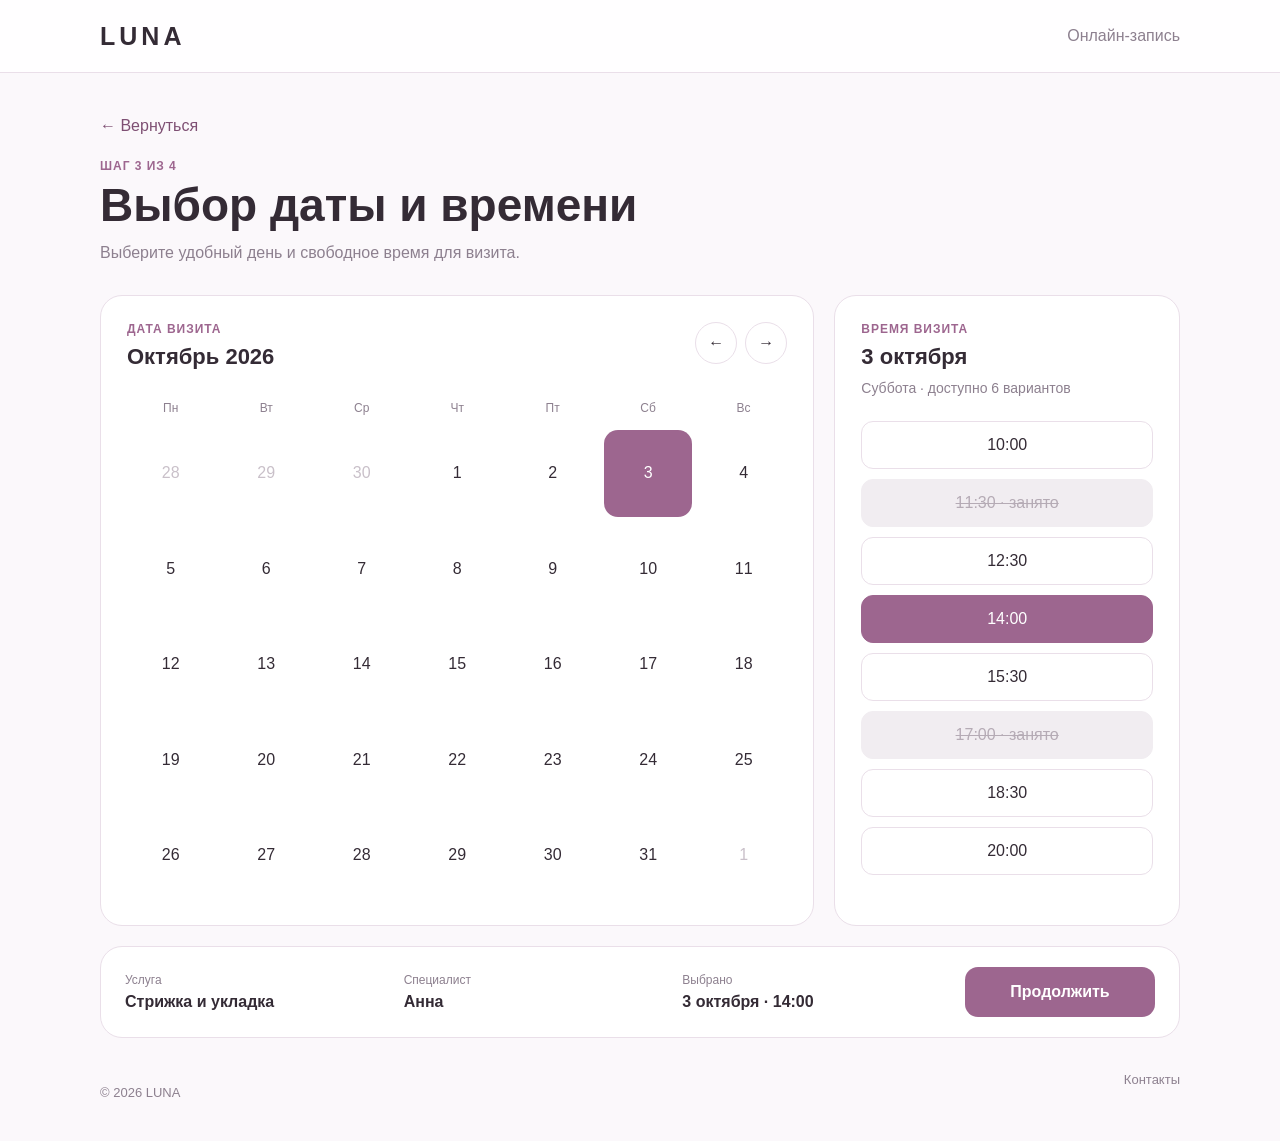
<file: frontend-1-practice/index.html>
<!DOCTYPE html>
<html lang="ru">
<head>
  <meta charset="UTF-8">
  <meta name="viewport" content="width=device-width, initial-scale=1.0">
  <title>LUNA — Выбор даты и времени</title>
  <link rel="stylesheet" href="styles.css">
</head>
<body>
  <header class="site-header">
    <div class="header-content">
      <a class="brand" href="#">LUNA</a>
      <span class="header-note">Онлайн-запись</span>
    </div>
  </header>

  <main class="page">
    <section class="intro">
      <a class="back-link" href="#">← Вернуться</a>
      <p class="step-label">Шаг 3 из 4</p>
      <h1 class="page-title">Выбор даты и времени</h1>
      <p class="page-subtitle">Выберите удобный день и свободное время для визита.</p>
    </section>

    <div class="content-grid">
      <section class="date-card" aria-labelledby="date-title">
        <div class="card-heading">
          <div>
            <p class="card-kicker">Дата визита</p>
            <h2 class="card-title" id="date-title">Октябрь 2026</h2>
          </div>
          <div class="month-buttons">
            <button class="round-button" type="button" aria-label="Предыдущий месяц">←</button>
            <button class="round-button" type="button" aria-label="Следующий месяц">→</button>
          </div>
        </div>

        <div class="weekday-row" aria-hidden="true">
          <span>Пн</span><span>Вт</span><span>Ср</span><span>Чт</span><span>Пт</span><span>Сб</span><span>Вс</span>
        </div>

        <div class="date-grid">
          <button class="date date--outside" type="button">28</button>
          <button class="date date--outside" type="button">29</button>
          <button class="date date--outside" type="button">30</button>
          <button class="date" type="button">1</button>
          <button class="date" type="button">2</button>
          <button class="date date--selected" type="button" aria-pressed="true">3</button>
          <button class="date" type="button">4</button>
          <button class="date" type="button">5</button>
          <button class="date" type="button">6</button>
          <button class="date" type="button">7</button>
          <button class="date" type="button">8</button>
          <button class="date" type="button">9</button>
          <button class="date" type="button">10</button>
          <button class="date" type="button">11</button>
          <button class="date" type="button">12</button>
          <button class="date" type="button">13</button>
          <button class="date" type="button">14</button>
          <button class="date" type="button">15</button>
          <button class="date" type="button">16</button>
          <button class="date" type="button">17</button>
          <button class="date" type="button">18</button>
          <button class="date" type="button">19</button>
          <button class="date" type="button">20</button>
          <button class="date" type="button">21</button>
          <button class="date" type="button">22</button>
          <button class="date" type="button">23</button>
          <button class="date" type="button">24</button>
          <button class="date" type="button">25</button>
          <button class="date" type="button">26</button>
          <button class="date" type="button">27</button>
          <button class="date" type="button">28</button>
          <button class="date" type="button">29</button>
          <button class="date" type="button">30</button>
          <button class="date" type="button">31</button>
          <button class="date date--outside" type="button">1</button>
        </div>
      </section>

      <section class="time-card" aria-labelledby="time-title">
        <p class="card-kicker">Время визита</p>
        <h2 class="card-title" id="time-title">3 октября</h2>
        <p class="time-note">Суббота · доступно 6 вариантов</p>

        <div class="time-list">
          <button class="time-button" type="button">10:00</button>
          <button class="time-button time-button--busy" type="button" disabled>11:30 · занято</button>
          <button class="time-button" type="button">12:30</button>
          <button class="time-button time-button--selected" type="button" aria-pressed="true">14:00</button>
          <button class="time-button" type="button">15:30</button>
          <button class="time-button time-button--busy" type="button" disabled>17:00 · занято</button>
          <button class="time-button" type="button">18:30</button>
          <button class="time-button" type="button">20:00</button>
        </div>
      </section>
    </div>

    <section class="bottom-panel">
      <div class="booking-info">
        <div><span class="info-label">Услуга</span><strong>Стрижка и укладка</strong></div>
        <div><span class="info-label">Специалист</span><strong>Анна</strong></div>
        <div><span class="info-label">Выбрано</span><strong>3 октября · 14:00</strong></div>
      </div>
      <button class="primary-button" type="button">Продолжить</button>
    </section>
  </main>

  <footer class="site-footer">
    <p>© 2026 LUNA</p>
    <a href="#">Контакты</a>
  </footer>
</body>
</html>
</file>
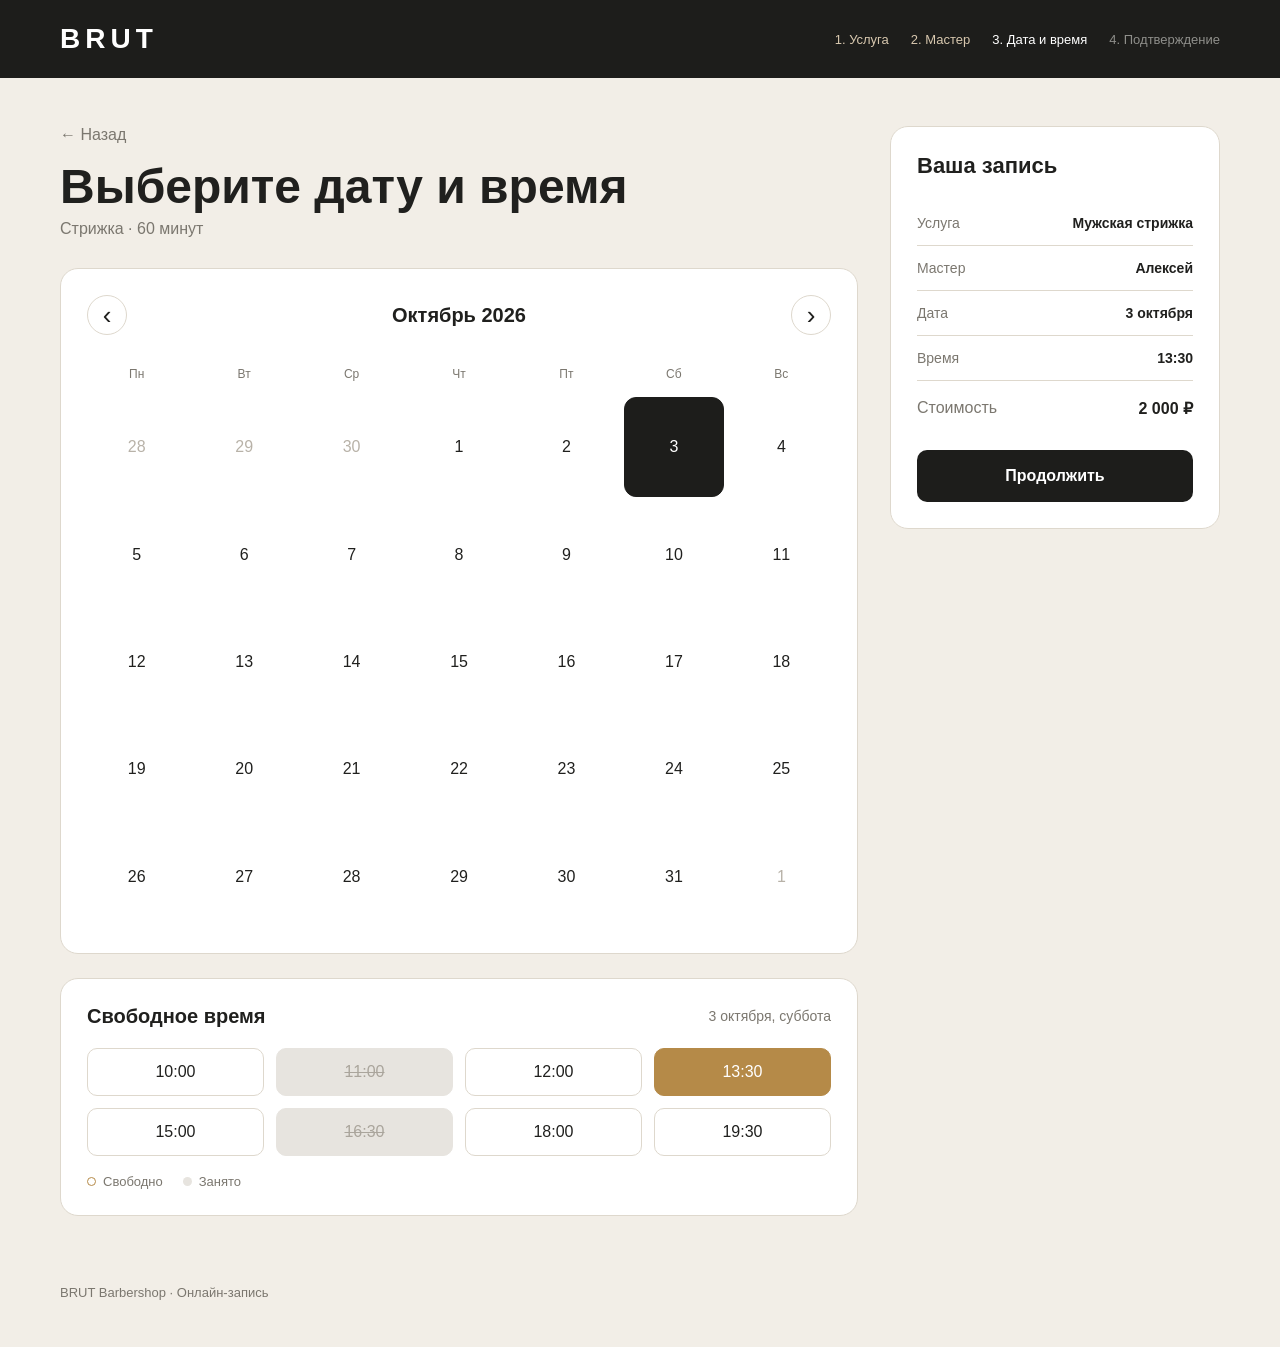
<file: frontend-2-practice/index.html>
<!DOCTYPE html>
<html lang="ru">
<head>
  <meta charset="UTF-8">
  <meta name="viewport" content="width=device-width, initial-scale=1.0">
  <title>BRUT — Выбор даты и времени</title>
  <link rel="stylesheet" href="styles.css">
</head>
<body>
  <header class="site-header">
    <div class="header-inner">
      <a class="logo" href="#" aria-label="BRUT — на главную">BRUT</a>
      <nav class="steps" aria-label="Этапы записи">
        <span class="step step--done">1. Услуга</span>
        <span class="step step--done">2. Мастер</span>
        <span class="step step--active">3. Дата и время</span>
        <span class="step">4. Подтверждение</span>
      </nav>
    </div>
  </header>

  <main class="booking">
    <section class="booking-main">
      <a class="back-link" href="#">← Назад</a>
      <h1 class="page-title">Выберите дату и время</h1>
      <p class="page-subtitle">Стрижка · 60 минут</p>

      <section class="calendar-card" aria-labelledby="calendar-title">
        <div class="calendar-head">
          <button class="icon-button" type="button" aria-label="Предыдущий месяц">‹</button>
          <h2 class="calendar-title" id="calendar-title">Октябрь 2026</h2>
          <button class="icon-button" type="button" aria-label="Следующий месяц">›</button>
        </div>

        <div class="weekdays" aria-hidden="true">
          <span>Пн</span><span>Вт</span><span>Ср</span><span>Чт</span><span>Пт</span><span>Сб</span><span>Вс</span>
        </div>

        <div class="calendar-grid">
          <button class="day day--muted" type="button">28</button>
          <button class="day day--muted" type="button">29</button>
          <button class="day day--muted" type="button">30</button>
          <button class="day" type="button">1</button>
          <button class="day" type="button">2</button>
          <button class="day day--active" type="button" aria-pressed="true">3</button>
          <button class="day" type="button">4</button>
          <button class="day" type="button">5</button>
          <button class="day" type="button">6</button>
          <button class="day" type="button">7</button>
          <button class="day" type="button">8</button>
          <button class="day" type="button">9</button>
          <button class="day" type="button">10</button>
          <button class="day" type="button">11</button>
          <button class="day" type="button">12</button>
          <button class="day" type="button">13</button>
          <button class="day" type="button">14</button>
          <button class="day" type="button">15</button>
          <button class="day" type="button">16</button>
          <button class="day" type="button">17</button>
          <button class="day" type="button">18</button>
          <button class="day" type="button">19</button>
          <button class="day" type="button">20</button>
          <button class="day" type="button">21</button>
          <button class="day" type="button">22</button>
          <button class="day" type="button">23</button>
          <button class="day" type="button">24</button>
          <button class="day" type="button">25</button>
          <button class="day" type="button">26</button>
          <button class="day" type="button">27</button>
          <button class="day" type="button">28</button>
          <button class="day" type="button">29</button>
          <button class="day" type="button">30</button>
          <button class="day" type="button">31</button>
          <button class="day day--muted" type="button">1</button>
        </div>
      </section>

      <section class="time-section" aria-labelledby="time-title">
        <div class="time-heading">
          <h2 class="section-title" id="time-title">Свободное время</h2>
          <span class="selected-date">3 октября, суббота</span>
        </div>

        <div class="time-grid">
          <button class="time-slot" type="button">10:00</button>
          <button class="time-slot time-slot--busy" type="button" disabled>11:00</button>
          <button class="time-slot" type="button">12:00</button>
          <button class="time-slot time-slot--active" type="button" aria-pressed="true">13:30</button>
          <button class="time-slot" type="button">15:00</button>
          <button class="time-slot time-slot--busy" type="button" disabled>16:30</button>
          <button class="time-slot" type="button">18:00</button>
          <button class="time-slot" type="button">19:30</button>
        </div>

        <div class="legend">
          <span class="legend-item"><span class="legend-dot legend-dot--free"></span>Свободно</span>
          <span class="legend-item"><span class="legend-dot legend-dot--busy"></span>Занято</span>
        </div>
      </section>
    </section>

    <aside class="summary-card">
      <h2 class="summary-title">Ваша запись</h2>
      <div class="summary-row"><span>Услуга</span><strong>Мужская стрижка</strong></div>
      <div class="summary-row"><span>Мастер</span><strong>Алексей</strong></div>
      <div class="summary-row"><span>Дата</span><strong>3 октября</strong></div>
      <div class="summary-row"><span>Время</span><strong>13:30</strong></div>
      <div class="summary-row summary-row--total"><span>Стоимость</span><strong>2 000 ₽</strong></div>
      <button class="continue-button" type="button">Продолжить</button>
    </aside>
  </main>

  <footer class="site-footer">
    <p>BRUT Barbershop · Онлайн-запись</p>
  </footer>
</body>
</html>
</file>
<file: frontend-1-practice/styles.css>
*{box-sizing:border-box}:root{--bg:#fbf8fb;--surface:#fff;--text:#342b35;--muted:#8d808f;--border:#eadfe9;--accent:#9d668f;--accent-dark:#7e4f73;--accent-soft:#f4e9f1;--busy:#f1edf1}body{margin:0;min-height:100vh;font-family:Arial,Helvetica,sans-serif;color:var(--text);background:var(--bg)}button,a{font:inherit}.site-header{border-bottom:1px solid var(--border);background:rgba(255,255,255,.9)}.header-content,.page,.site-footer{width:min(1080px,calc(100% - 40px));margin-left:auto;margin-right:auto}.header-content{min-height:72px;display:flex;align-items:center;justify-content:space-between}.brand{color:var(--text);font-size:25px;font-weight:800;letter-spacing:4px;text-decoration:none}.header-note,.page-subtitle,.time-note,.site-footer{color:var(--muted)}.page{margin-top:44px;margin-bottom:34px}.intro{max-width:700px;margin-bottom:30px}.back-link{display:inline-block;margin-bottom:24px;color:var(--accent-dark);text-decoration:none}.back-link:hover{color:var(--text)}.step-label,.card-kicker{margin:0 0 8px;color:var(--accent);font-size:12px;font-weight:700;letter-spacing:.08em;text-transform:uppercase}.page-title{margin:0 0 10px;font-size:clamp(32px,5vw,46px);line-height:1.08}.page-subtitle,.time-note{margin:0;line-height:1.5}.content-grid{display:grid;grid-template-columns:minmax(0,1.55fr) minmax(280px,.75fr);gap:20px}.date-card,.time-card,.bottom-panel{border:1px solid var(--border);border-radius:22px;background:var(--surface)}.date-card,.time-card{padding:26px}.card-heading{display:flex;align-items:flex-start;justify-content:space-between;gap:20px;margin-bottom:24px}.card-title{margin:0;font-size:22px}.month-buttons{display:flex;gap:8px}.round-button{width:42px;height:42px;border:1px solid var(--border);border-radius:50%;background:var(--surface);color:var(--text);cursor:pointer}.round-button:hover{border-color:var(--accent);background:var(--accent-soft)}.weekday-row,.date-grid{display:grid;grid-template-columns:repeat(7,1fr);gap:8px}.weekday-row{margin-bottom:8px;color:var(--muted);font-size:12px;text-align:center}.weekday-row span{padding:7px 0}.date{aspect-ratio:1;min-height:44px;border:0;border-radius:14px;background:transparent;color:var(--text);cursor:pointer}.date:hover{background:var(--accent-soft);color:var(--accent-dark)}.date--outside{color:#c9c0c9}.date--selected,.date--selected:hover{background:var(--accent);color:#fff}.time-card{display:flex;flex-direction:column}.time-note{margin-top:8px;font-size:14px}.time-list{display:grid;gap:10px;margin-top:22px}.time-button{min-height:48px;border:1px solid var(--border);border-radius:12px;background:#fff;color:var(--text);cursor:pointer}.time-button:hover{border-color:var(--accent);background:var(--accent-soft)}.time-button--selected,.time-button--selected:hover{border-color:var(--accent);background:var(--accent);color:#fff}.time-button--busy,.time-button--busy:hover{border-color:var(--busy);background:var(--busy);color:#b5abb5;text-decoration:line-through;cursor:not-allowed}.bottom-panel{margin-top:20px;padding:20px 24px;display:flex;align-items:center;justify-content:space-between;gap:28px}.booking-info{flex:1;display:grid;grid-template-columns:repeat(3,1fr);gap:24px}.booking-info div{display:grid;gap:6px}.info-label{color:var(--muted);font-size:12px}.primary-button{min-width:190px;min-height:50px;border:0;border-radius:13px;background:var(--accent);color:#fff;font-weight:700;cursor:pointer}.primary-button:hover{background:var(--accent-dark)}.site-footer{padding:0 0 28px;display:flex;justify-content:space-between;font-size:13px}.site-footer a{color:var(--muted);text-decoration:none}.site-footer a:hover{color:var(--accent-dark)}@media(max-width:820px){.content-grid{grid-template-columns:1fr}.bottom-panel{align-items:stretch;flex-direction:column}.primary-button{width:100%}}@media(max-width:600px){.header-content,.page,.site-footer{width:min(100% - 24px,1080px)}.page{margin-top:28px}.date-card,.time-card{padding:18px}.weekday-row,.date-grid{gap:4px}.date{min-height:38px}.booking-info{grid-template-columns:1fr;gap:14px}}
</file>
<file: frontend-2-practice/styles.css>
* { box-sizing: border-box; }

:root {
  --bg: #f2eee7;
  --surface: #ffffff;
  --text: #20201e;
  --muted: #7b776f;
  --line: #ded8cd;
  --dark: #1d1d1b;
  --accent: #b58a48;
  --accent-soft: #efe3cf;
  --busy: #e7e4df;
}

body { margin: 0; min-height: 100vh; font-family: Arial, Helvetica, sans-serif; color: var(--text); background: var(--bg); }
button, a { font: inherit; }
a { color: inherit; }
.site-header { background: var(--dark); color: #ffffff; }
.header-inner { width: min(1160px, calc(100% - 40px)); min-height: 78px; margin: 0 auto; display: flex; align-items: center; justify-content: space-between; gap: 32px; }
.logo { color: #ffffff; font-size: 28px; font-weight: 800; letter-spacing: 5px; text-decoration: none; }
.steps { display: flex; gap: 22px; color: #8f8f8b; font-size: 13px; }
.step--done { color: #d7c7ae; } .step--active { color: #ffffff; }
.booking { width: min(1160px, calc(100% - 40px)); margin: 48px auto; display: grid; grid-template-columns: minmax(0, 1fr) 330px; gap: 32px; align-items: start; }
.back-link { display: inline-block; margin-bottom: 18px; color: var(--muted); text-decoration: none; transition: color 0.2s ease; }
.back-link:hover { color: var(--accent); }
.page-title { margin: 0 0 8px; font-size: clamp(32px, 5vw, 48px); line-height: 1.05; }
.page-subtitle { margin: 0 0 30px; color: var(--muted); }
.calendar-card, .time-section, .summary-card { background: var(--surface); border: 1px solid var(--line); border-radius: 18px; }
.calendar-card { padding: 26px; }
.calendar-head { display: flex; align-items: center; justify-content: space-between; margin-bottom: 24px; }
.calendar-title, .section-title, .summary-title { margin: 0; }
.calendar-title { font-size: 20px; }
.icon-button { width: 40px; height: 40px; border: 1px solid var(--line); border-radius: 50%; background: #ffffff; color: var(--text); font-size: 26px; cursor: pointer; transition: border-color 0.2s ease, box-shadow 0.2s ease; }
.icon-button:hover { border-color: var(--accent); box-shadow: 0 5px 14px rgba(32,32,30,.10); }
.weekdays, .calendar-grid { display: grid; grid-template-columns: repeat(7, 1fr); gap: 8px; }
.weekdays { margin-bottom: 8px; color: var(--muted); font-size: 12px; text-align: center; }
.weekdays span { padding: 8px 0; }
.day { aspect-ratio: 1; min-height: 46px; border: 1px solid transparent; border-radius: 12px; background: transparent; color: var(--text); cursor: pointer; transition: background .2s ease, border-color .2s ease, transform .2s ease; }
.day:hover { border-color: var(--accent); background: var(--accent-soft); transform: translateY(-1px); }
.day--muted { color: #b8b2a8; }
.day--active, .day--active:hover { background: var(--dark); border-color: var(--dark); color: #fff; }
.time-section { margin-top: 24px; padding: 26px; }
.time-heading { display: flex; align-items: center; justify-content: space-between; gap: 16px; margin-bottom: 20px; }
.section-title { font-size: 20px; }
.selected-date { color: var(--muted); font-size: 14px; }
.time-grid { display: grid; grid-template-columns: repeat(4, 1fr); gap: 12px; }
.time-slot { min-height: 48px; border: 1px solid var(--line); border-radius: 10px; background: #fff; color: var(--text); cursor: pointer; transition: border-color .2s ease, box-shadow .2s ease, background .2s ease; }
.time-slot:hover { border-color: var(--accent); box-shadow: 0 5px 14px rgba(32,32,30,.08); }
.time-slot--active, .time-slot--active:hover { border-color: var(--accent); background: var(--accent); color: #fff; }
.time-slot--busy, .time-slot--busy:hover { border-color: var(--busy); background: var(--busy); color: #aaa59c; text-decoration: line-through; box-shadow: none; cursor: not-allowed; }
.legend { display: flex; gap: 20px; margin-top: 18px; color: var(--muted); font-size: 13px; }
.legend-item { display: inline-flex; align-items: center; gap: 7px; }
.legend-dot { width: 9px; height: 9px; border-radius: 50%; }
.legend-dot--free { border: 1px solid var(--accent); background: #fff; } .legend-dot--busy { background: var(--busy); }
.summary-card { position: sticky; top: 24px; padding: 26px; }
.summary-title { margin-bottom: 22px; font-size: 22px; }
.summary-row { display: flex; justify-content: space-between; gap: 18px; padding: 14px 0; border-bottom: 1px solid var(--line); font-size: 14px; }
.summary-row span { color: var(--muted); } .summary-row strong { text-align: right; }
.summary-row--total { margin-top: 4px; border-bottom: 0; font-size: 16px; }
.continue-button { width: 100%; min-height: 52px; margin-top: 18px; border: 0; border-radius: 10px; background: var(--dark); color: #fff; font-weight: 700; cursor: pointer; transition: background .2s ease, box-shadow .2s ease, transform .2s ease; }
.continue-button:hover { background: var(--accent); box-shadow: 0 8px 20px rgba(181,138,72,.22); transform: translateY(-1px); }
.site-footer { width: min(1160px, calc(100% - 40px)); margin: 0 auto; padding: 8px 0 34px; color: var(--muted); font-size: 13px; }
@media (max-width: 900px) { .steps { display: none; } .booking { grid-template-columns: 1fr; } .summary-card { position: static; } }
@media (max-width: 560px) { .header-inner, .booking, .site-footer { width: min(100% - 24px, 1160px); } .booking { margin-top: 28px; } .calendar-card, .time-section, .summary-card { padding: 18px; } .weekdays, .calendar-grid { gap: 4px; } .day { min-height: 38px; } .time-heading { align-items: flex-start; flex-direction: column; } .time-grid { grid-template-columns: repeat(2, 1fr); } }
</file>
